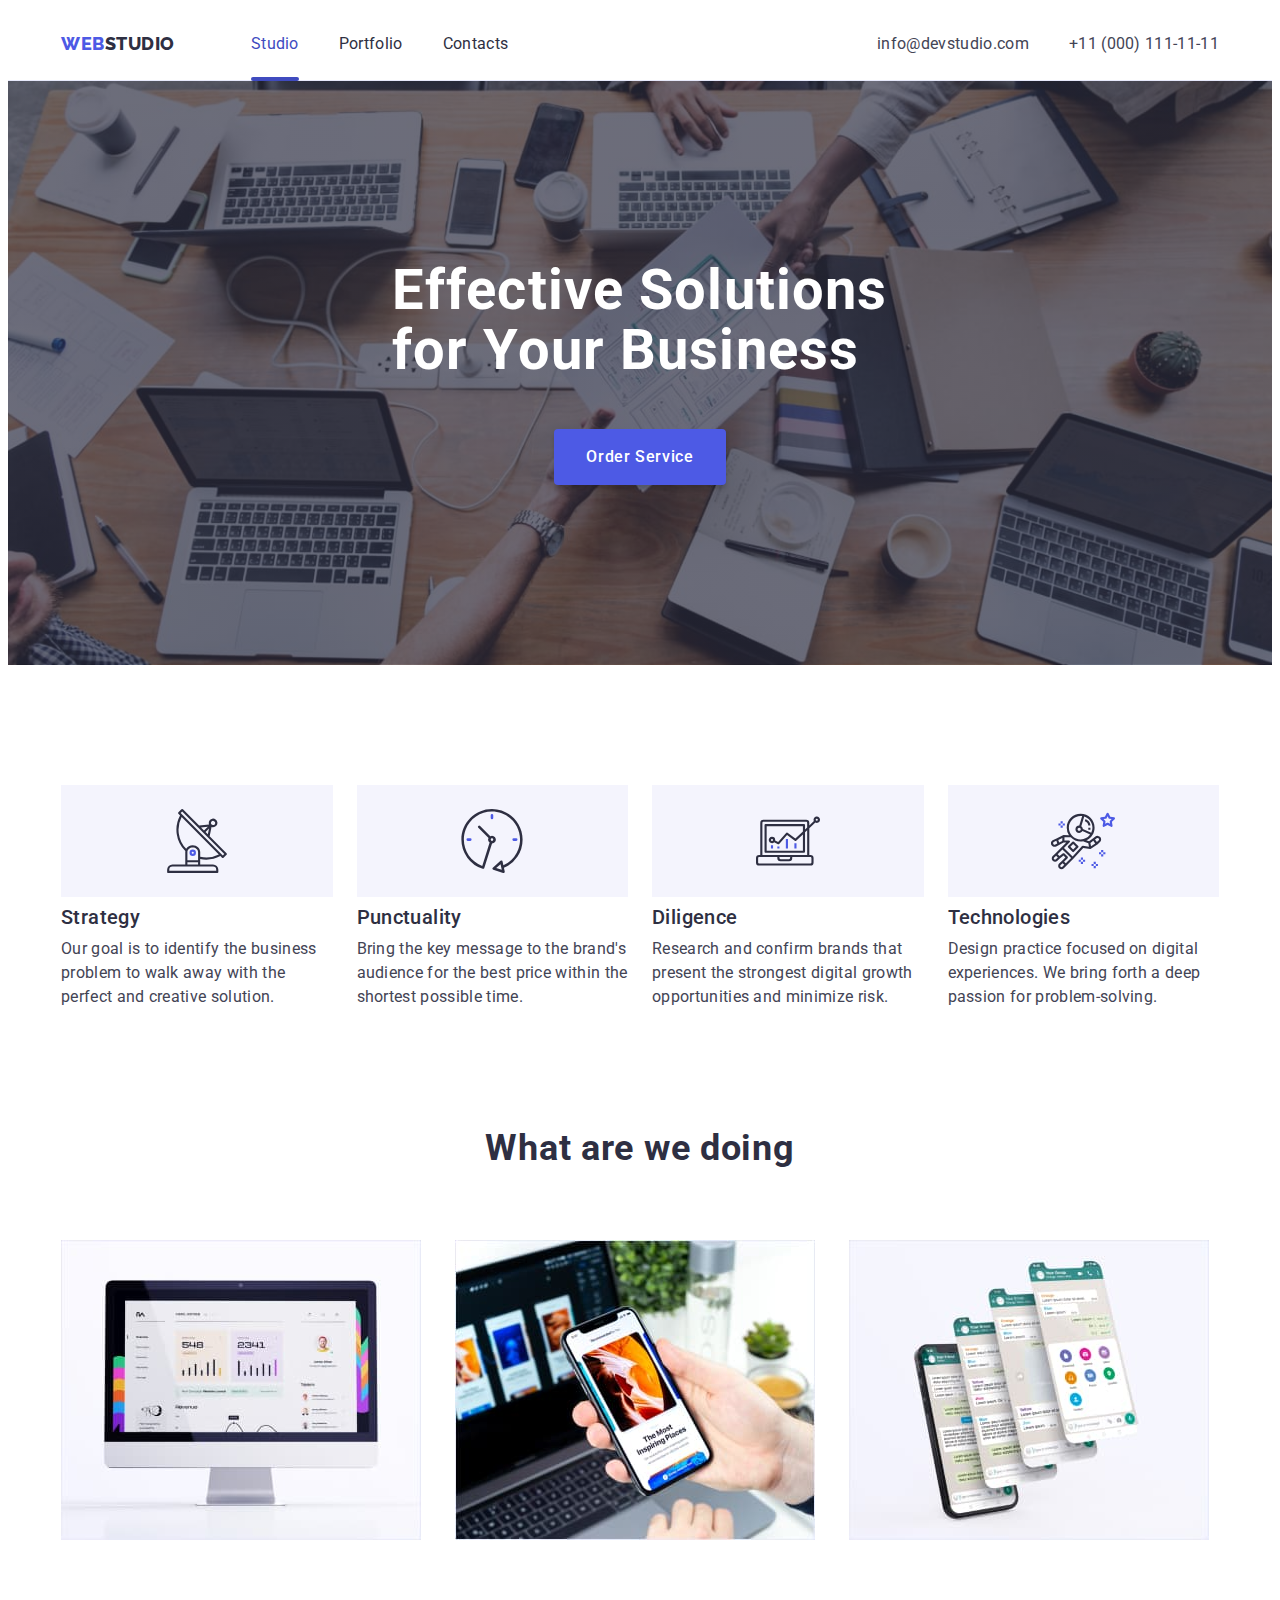
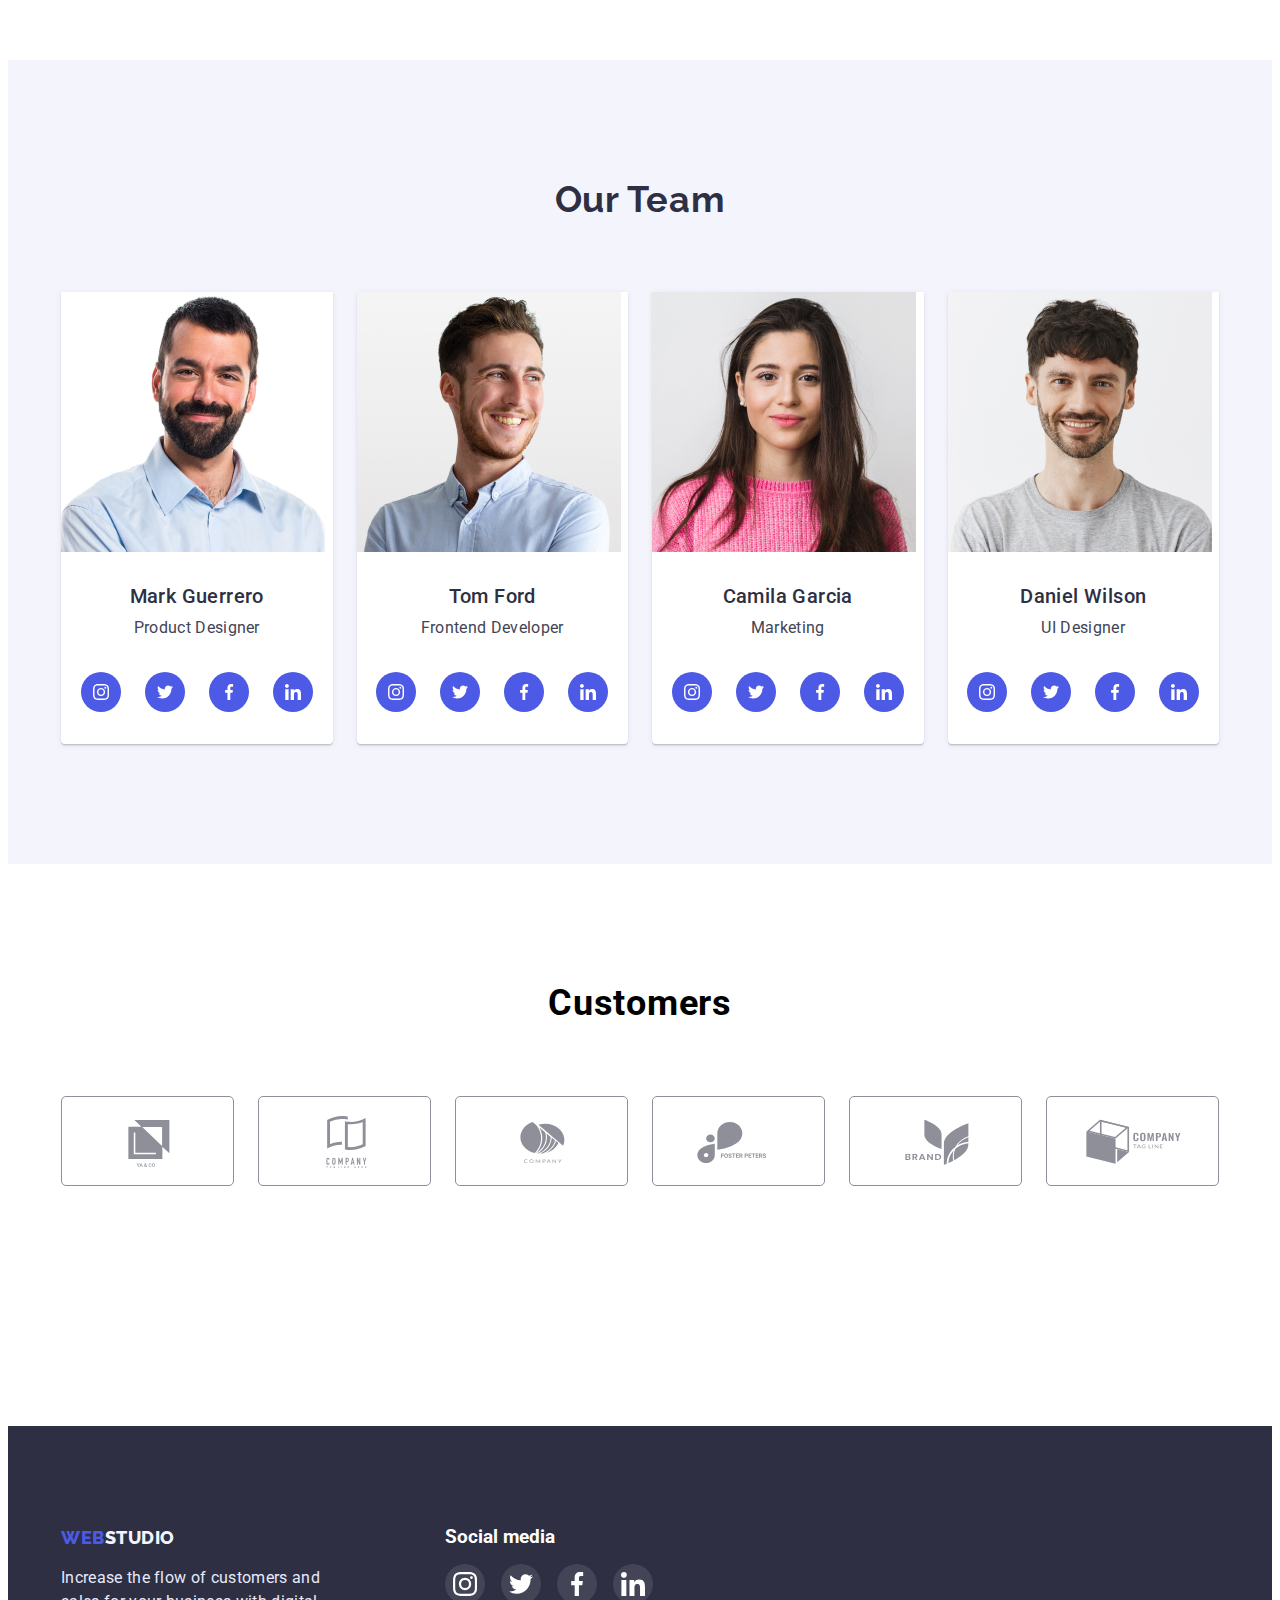
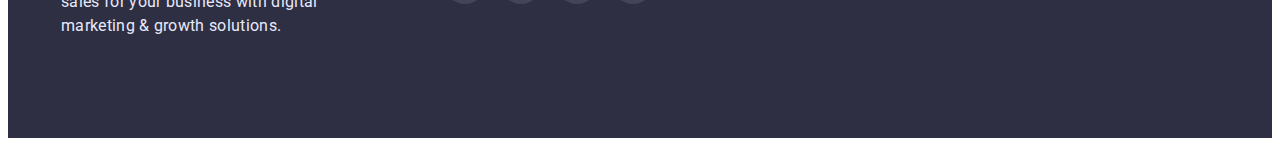
<file: index.html>
<!DOCTYPE html>
<html lang="en">
  <head>
    <meta charset="UTF-8" />
    <meta http-equiv="X-UA-Compatible" content="IE=edge" />
    <meta name="viewport" content="width=device-width, initial-scale=1.0" />
    <title>Web Studio</title>
    <link rel="stylesheet" href="https://cdnjs.cloudflare.com/ajax/libs/modern-normalize/1.1.0/modern-normalize.min.css" integrity="sha512-wpPYUAdjBVSE4KJnH1VR1HeZfpl1ub8YT/NKx4PuQ5NmX2tKuGu6U/JRp5y+Y8XG2tV+wKQpNHVUX03MfMFn9Q==" crossorigin="anonymous" referrerpolicy="no-referrer" />
    <link rel="preconnect" href="https://fonts.googleapis.com">
<link rel="preconnect" href="https://fonts.gstatic.com" crossorigin>
<link href="https://fonts.googleapis.com/css2?family=Raleway:wght@800&family=Roboto:wght@400;500;700;900&display=swap" rel="stylesheet">
<link rel="stylesheet" href="./css/style.css">
  </head>
  <body>
    <!-- header -->
    <header class="header">
      <div class="container">
        <div class="header-container">
          <nav class="header-navigation">
                <a href="./index.html" class="header-logo logo"><span class="header-small-logo">Web</span>Studio</a>
                <ul class="header-list list">
                  <li class="header-item"><a href="./index.html" class="header-link link active">Studio</a></li>
                  <li class="header-item"><a href="./portfolio.html" class="header-link link">Portfolio</a></li>
                  <li class="header-item"><a href="" class="header-link link">Contacts</a></li>
                </ul>
          </nav>
          <address>
              <ul class="header-adress list">
                <li><a href="mailto:info@devstudio.com" target="_blank" class="header-mailto list">info@devstudio.com</a></li>
                <li><a href="tel:+110001111111" class="header-tel list">+11 (000) 111-11-11</a></li>
              </ul>
          </address>
        </div>
      </div>
    </header>
    <!-- hero -->
    <main>
      <section class="hero">
        <div class="container">
          <h1 class="hero-title">
          Effective Solutions for Your Business
          </h1>
       
        <button type="button" class="hero-btn btn" data-modal-open>Order Service</button>
        </div>
      </section>
      <!-- Feature -->
      <section class="section feature">
        <div class="container">
          <h2 class="visually-hidden">Our methods</h2>
            <ul class="feature-list list">
              <li class="feature-item">
                <div class="feature-icon">
                  <svg class="feature-icon-item" width="64" height="64">
                    <use href="./images/symbol-defs.svg#icon-antenna"></use>
                  </svg>
                </div>
                <h3 class="feature-subtitle subtitle">Strategy</h3>
                <p class="feature-description description">
                  Our goal is to identify the business problem to walk away with the perfect and creative solution.
                </p>
              </li>

              <li class="feature-item">
                <div class="feature-icon">
                  <svg class="feature-icon-item" width="64" height="64">
                    <use href="./images/symbol-defs.svg#icon-clock"></use>
                  </svg>
                </div>
                <h3 class="feature-subtitle subtitle">Punctuality</h3>
                <p class="feature-description description">
              Bring the key message to the brand's audience for the best price
              within the shortest possible time.
                </p>
              </li>

              <li class="feature-item">
                <div class="feature-icon">
                  <svg class="feature-icon-item" width="64" height="64">
                    <use href="./images/symbol-defs.svg#icon-diagram"></use>
                  </svg>
                </div>
                <h3 class="feature-subtitle subtitle">Diligence</h3>
                <p class="feature-description description">
              Research and confirm brands that present the strongest digital
              growth opportunities and minimize risk.
                </p>
              </li>

              <li class="feature-item">
                <div class="feature-icon">
                  <svg class="feature-icon-item" width="64" height="64">
                    <use href="./images/symbol-defs.svg#icon-astronaut"></use>
                  </svg>
                </div>
                <h3 class="feature-subtitle subtitle">Technologies</h3>
                 <p class="feature-description description">
              Design practice focused on digital experiences. We bring forth a
              deep passion for problem-solving.
                 </p>
              </li>
            </ul>
        </div>
      </section>
      <!-- benefits -->
      <section class="section benefits">
        <div class="container">
            <h2 class="benefits-title section-title">What are we doing</h2>
                    <ul class="benefits-list list">
                        <li class="benefits-item">
                            <img src="./images/photo_1.jpg" alt="photo monitor" width="360" />
                        </li>

                        <li class="benefits-item">
                            <img src="./images/photo_2.jpg" alt="phone and laptop" width="360" />
                        </li>

                        <li class="benefits-item">
                            <img src="./images/photo_3.jpg" alt="phone screen" width="360" />
                        </li>
                    </ul>
        </div>
      </section>
      <!-- our team -->
      <section class="section team">
        <div class="container">
          <h2 class="team-title title section-title">Our Team</h2>
            <ul class="team-list list">

              <li class="team-item">
                   <img
                      src="./images/team_photo1.jpg"
                      alt="Mark Guerrero photo"
                      width="264"
                      />
                <div>
                    <h3 class="team-subtitle subtitle">Mark Guerrero</h3>
                    <p class="team-description description">Product Designer</p>
                
                    <ul class="team-social-list list">
                      <li class="team-social-item">
                          <a href="" class="team-social-link link" >
                            <svg class="team-social-icon" width="16" height="16">
                            <use href="./images/symbol-defs.svg#icon-instagram"></use>
                            </svg>
                          </a>
                      </li>

                      <li class="team-social-item">
                          <a href="" class="team-social-link link">
                            <svg class="team-social-icon" width="16" height="16">
                            <use href="./images/symbol-defs.svg#icon-twitter"></use>
                            </svg>
                          </a>
                      </li>

                      <li class="team-social-item">
                          <a href="" class="team-social-link link">
                            <svg class="team-social-icon" width="16" height="16">
                            <use href="./images/symbol-defs.svg#icon-facebook"></use>
                            </svg>
                          </a>
                      </li>

                      <li class="team-social-item">
                          <a href="" class="team-social-link link">
                            <svg class="team-social-icon" width="16" height="16">
                            <use href="./images/symbol-defs.svg#icon-linkedin"></use>
                            </svg>
                          </a>
                      </li>
                    </ul>
                </div>
              </li>

              <li class="team-item">
                
                <img
                  src="./images/team_photo2.jpg"
                  alt="Tom Ford photo"
                  width="264"
                />
                <div>
                <h3 class="team-subtitle subtitle">Tom Ford</h3>
                <p class="team-description description">Frontend Developer</p>
                <ul class="team-social-list list">
                <li class="team-social-item">
                  <a href="" class="team-social-link link">
                     <svg class="team-social-icon" width="16" height="16">
                      <use href="./images/symbol-defs.svg#icon-instagram"></use>
                     </svg>
                  </a>
                </li>

                <li class="team-social-item">
                  <a href="" class="team-social-link link">
                    <svg class="team-social-icon" width="16" height="16">
                      <use href="./images/symbol-defs.svg#icon-twitter"></use>
                    </svg>
                  </a>
                </li>

                <li class="team-social-item">
                  <a href="" class="team-social-link link">
                    <svg class="team-social-icon" width="16" height="16">
                      <use href="./images/symbol-defs.svg#icon-facebook"></use>
                    </svg>
                  </a>
                </li>

                <li class="team-social-item">
                  <a href="" class="team-social-link link">
                    <svg class="team-social-icon" width="16" height="16">
                      <use href="./images/symbol-defs.svg#icon-linkedin"></use>
                    </svg>
                  </a>
                </li>

                </ul>
                </div>
              </li>

              <li class="team-item">
                
                <img
                  src="./images/team_photo3.jpg"
                  alt="Camila Garcia photo"
                  width="264"
                />
                <div>
                <h3 class="team-subtitle subtitle">Camila Garcia</h3>
                <p class="team-description description">Marketing</p>
                <ul class="team-social-list list">

                <li class="team-social-item">
                  <a href="" class="team-social-link link">
                     <svg class="team-social-icon" width="16" height="16">
                      <use href="./images/symbol-defs.svg#icon-instagram"></use>
                     </svg>
                  </a>
                </li>

                <li class="team-social-item">
                  <a href="" class="team-social-link link">
                    <svg class="team-social-icon" width="16" height="16">
                      <use href="./images/symbol-defs.svg#icon-twitter"></use>
                    </svg>
                  </a>
                </li>

                <li class="team-social-item">
                  <a href="" class="team-social-link link">
                    <svg class="team-social-icon" width="16" height="16">
                      <use href="./images/symbol-defs.svg#icon-facebook"></use>
                    </svg>
                  </a>
                </li>

                <li class="team-social-item">
                  <a href="" class="team-social-link link">
                    <svg class="team-social-icon" width="16" height="16">
                      <use href="./images/symbol-defs.svg#icon-linkedin"></use>
                    </svg>
                  </a>
                </li>

                </ul>
                </div>
              </li>

              <li class="team-item">
                
                <img
                  src="./images/team_photo4.jpg"
                  alt="Daniel Wilson photo"
                  width="264"
                />
                <div>
                <h3 class="team-subtitle subtitle">Daniel Wilson</h3>
                <p class="team-description description">UI Designer</p>
                <ul class="team-social-list list">

                <li class="team-social-item">
                  <a href="" class="team-social-link link">
                     <svg class="team-social-icon" width="16" height="16">
                      <use href="./images/symbol-defs.svg#icon-instagram"></use>
                     </svg>
                  </a>
                </li>

                <li class="team-social-item">
                  <a href="" class="team-social-link link">
                    <svg class="team-social-icon" width="16" height="16">
                      <use href="./images/symbol-defs.svg#icon-twitter"></use>
                    </svg>
                  </a>
                </li>

                <li class="team-social-item">
                  <a href="" class="team-social-link link">
                    <svg class="team-social-icon" width="16" height="16">
                      <use href="./images/symbol-defs.svg#icon-facebook"></use>
                    </svg>
                  </a>
                </li>

                <li class="team-social-item">
                  <a href="" class="team-social-link link">
                    <svg class="team-social-icon" width="16" height="16">
                      <use href="./images/symbol-defs.svg#icon-linkedin"></use>
                    </svg>
                  </a>
                </li>

                </ul>
                </div>
              </li>

            </ul>
        </div>
      </section>
<!-------Customers------->
  <section class="section">
      <div class="container customers">
        <h2 class="customers-title section-title">Customers</h2>
        <ul class="customers-list list">
          <li class="customers-item">
            <a href="" class="customers-link link">
             <svg class="customers-icon icon" width="104" height="56">
            <use href="./images/symbol-defs.svg#icon-logo-1"></use>
          </svg>
          </a>
        </li>
          <li class="customers-item">
            <a href="" class="customers-link link">
             <svg class="customers-icon icon" width="104" height="56">
            <use href="./images/symbol-defs.svg#icon-logo-2"></use>
          </svg>
          </a>
        </li>
          <li class="customers-item">
            <a href="" class="customers-link link">
             <svg class="customers-icon icon" width="104" height="56">
            <use href="./images/symbol-defs.svg#icon-logo-3"></use>
          </svg>
          </a>
        </li>
          <li class="customers-item">
            <a href="" class="customers-link link">
             <svg class="customers-icon icon" width="104" height="56">
            <use href="./images/symbol-defs.svg#icon-logo-4"></use>
          </svg>
          </a>
        </li>
          <li class="customers-item">
            <a href="" class="customers-link link">
             <svg class="customers-icon icon" width="104" height="56">
            <use href="./images/symbol-defs.svg#icon-logo-5"></use>
          </svg>
          </a>
        </li>
          <li class="customers-item">
            <a href="" class="customers-link link">
             <svg class="customers-icon icon" width="104" height="56">
            <use href="./images/symbol-defs.svg#icon-logo-6"></use>
          </svg>
          </a>
        </li>
        </ul>
      </div>
  </section>
    </main>
    <!-- footer -->
    <footer class="footer">
        <div class="container footer-box">
          <div class="container footer-item-logo">
                 <a href="./index.html" class="footer-logo logo"><span class="footer-small-logo">Web</span>Studio</a>
                 <p class="footer-description description">
                  Increase the flow of customers and sales for your business with digital marketing & growth solutions.
                 </p>
          </div>
        
          <div class="container social-media">
             <h3 class="social-media-subtitle">Social media</h3>
            <ul class="social-media-list list">
              <li class="social-media-item">
               <a href="" class="social-media-link link">
                     <svg class="social-media-icon" width="24" height="24">
                      <use href="./images/symbol-defs.svg#icon-instagram"></use>
                     </svg>
                  </a>
                </li>
              <li class="social-media-item">
              <a href="" class="social-media-link link">
                     <svg class="social-media-icon" width="24" height="24">
                      <use href="./images/symbol-defs.svg#icon-twitter"></use>
                     </svg>
                  </a>
                </li>
              <li class="social-media-item">
              <a href="" class="social-media-link link">
                     <svg class="social-media-icon" width="24" height="24">
                      <use href="./images/symbol-defs.svg#icon-facebook"></use>
                     </svg>
                  </a>
                </li>
              <li class="social-media-item">
              <a href="" class="social-media-link link">
                     <svg class="social-media-icon" width="24" height="24">
                      <use href="./images/symbol-defs.svg#icon-linkedin"></use>
                     </svg>
                  </a>
                </li>
            </ul>
          </div>
        </div>
    </footer>

    <div class="backdrop is-hidden" data-modal>
      <div class="modal">
        <button type="button" class="modal-close-btn btn" data-modal-close>
          <svg class="modal-btn-close-icon" width="8" height="8">
            <use href="./images/symbol-defs.svg#icon-close-modal"></use>
          </svg>
        </button>
      </div>
    </div>
    <script src="./js/modal.js"></script>
  </body>
</html>
</file>
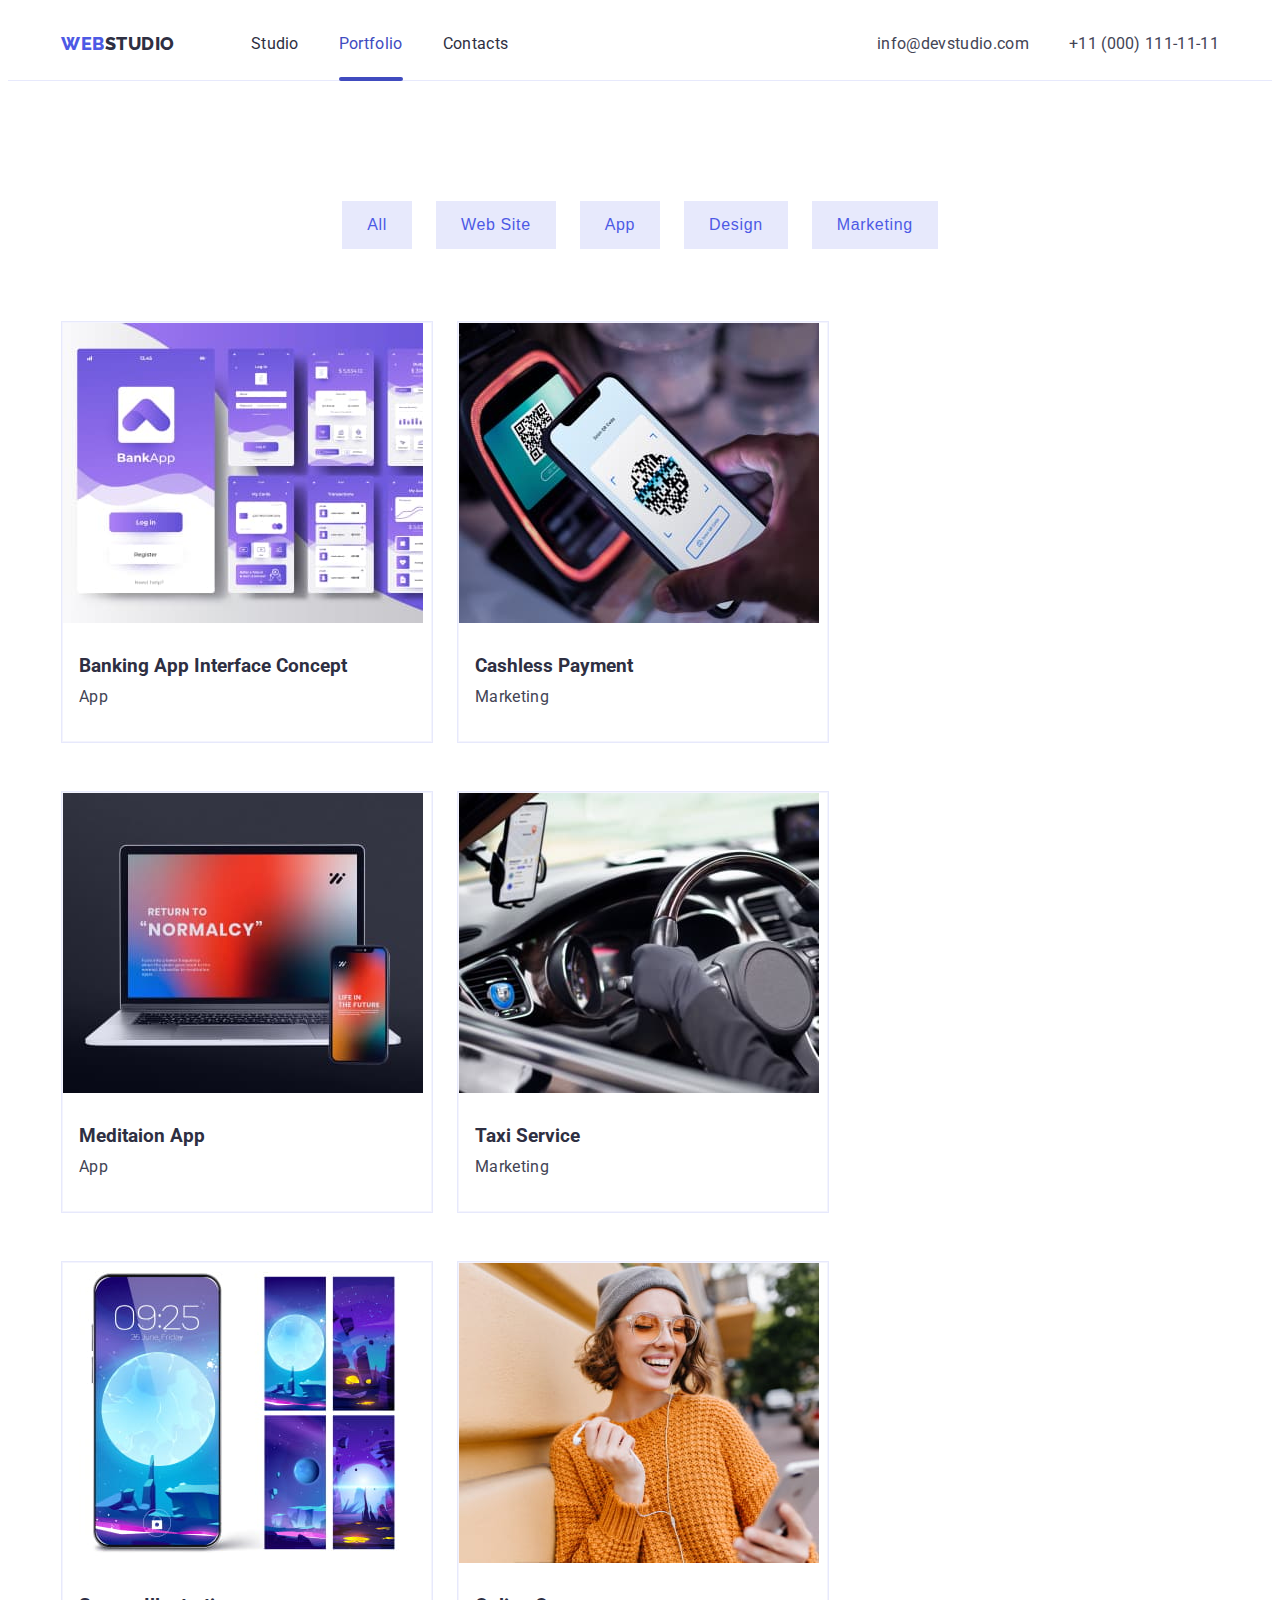
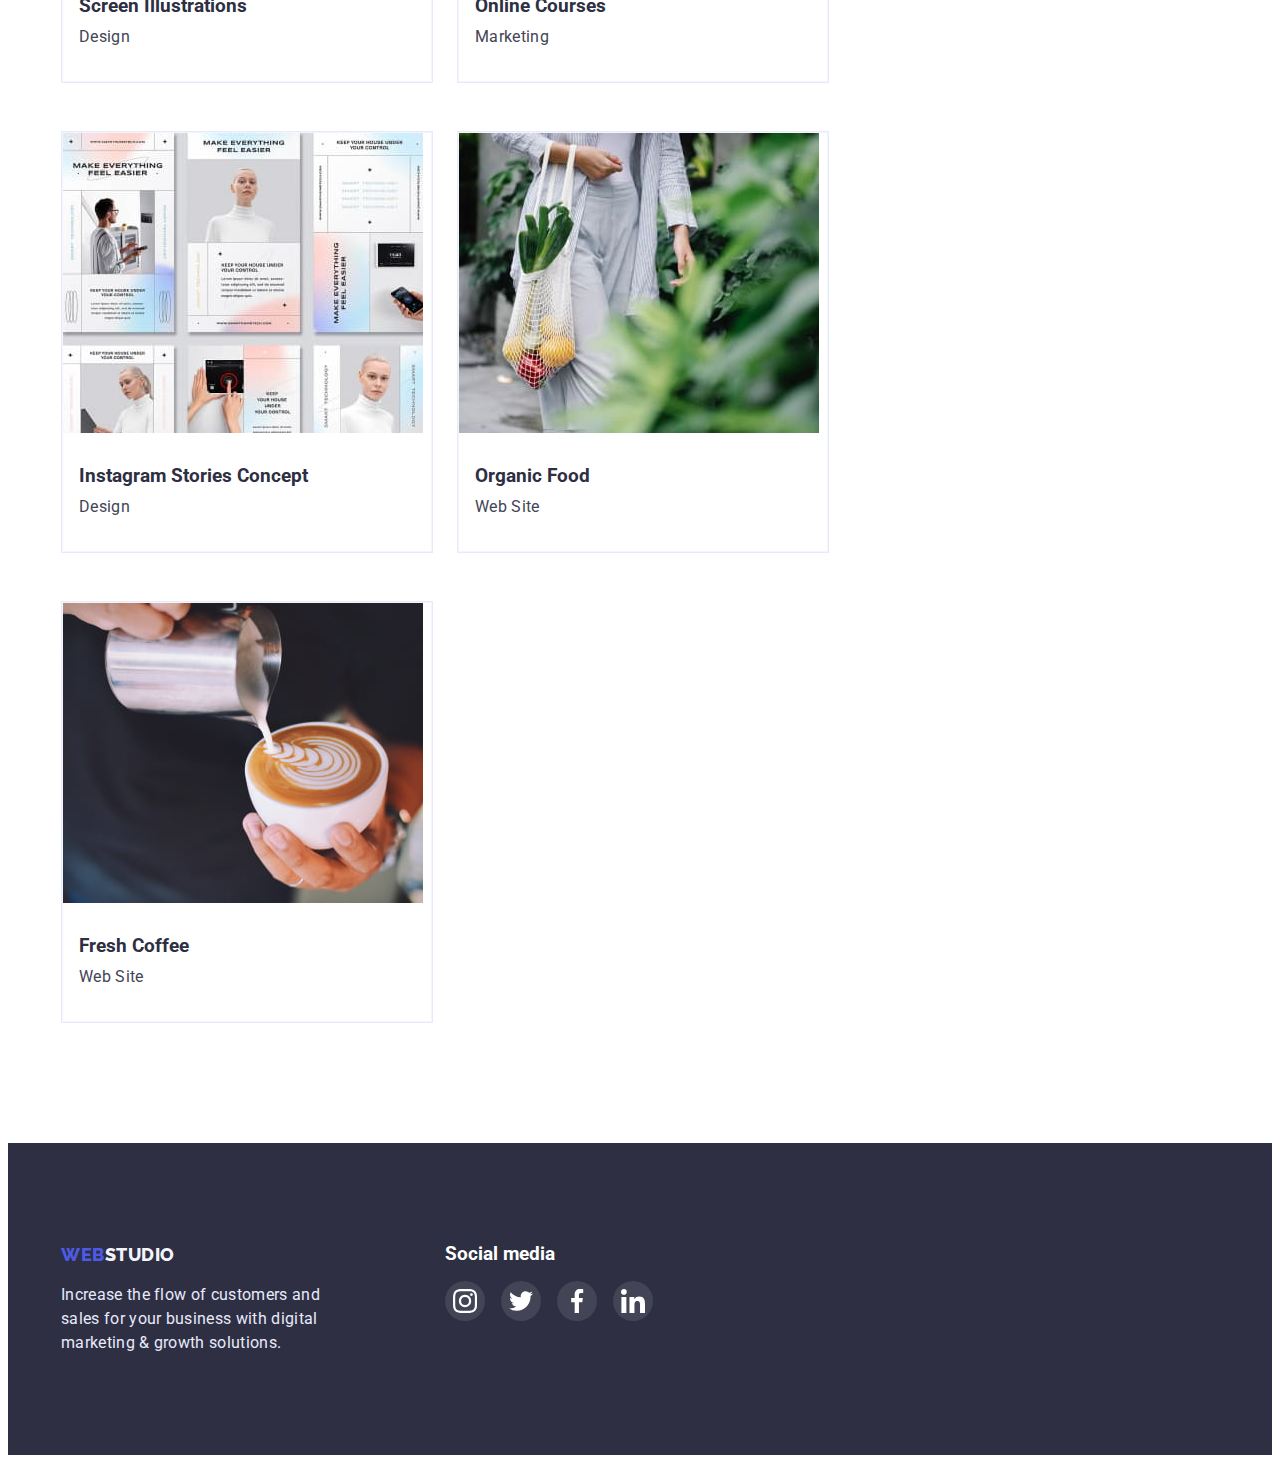
<file: portfolio.html>
<!DOCTYPE html>
<html lang="en">
<head>
    <meta charset="UTF-8">
    <meta http-equiv="X-UA-Compatible" content="IE=edge">
    <meta name="viewport" content="width=device-width, initial-scale=1.0">
    <title>Web Studio</title>
    <link rel="stylesheet" href="https://cdnjs.cloudflare.com/ajax/libs/modern-normalize/1.1.0/modern-normalize.min.css" integrity="sha512-wpPYUAdjBVSE4KJnH1VR1HeZfpl1ub8YT/NKx4PuQ5NmX2tKuGu6U/JRp5y+Y8XG2tV+wKQpNHVUX03MfMFn9Q==" crossorigin="anonymous" referrerpolicy="no-referrer" />
    <link rel="preconnect" href="https://fonts.googleapis.com">
<link rel="preconnect" href="https://fonts.gstatic.com" crossorigin>
<link href="https://fonts.googleapis.com/css2?family=Raleway:wght@800&family=Roboto:wght@400;500;700;900&display=swap" rel="stylesheet">
<link rel="stylesheet" href="./css/style.css">
</head>
<body>
    <!-- header -->
    
    <header class="header">
          <div class="container">
            <div class="header-container">
                <nav class="header-navigation">
                  <a href="./index.html" class="header-logo logo"><span class="header-small-logo">Web</span>Studio</a>
                <ul class="header-list list">
                  <li class="header-item"><a href="./index.html" class="header-link link">Studio</a></li>
                  <li class="header-item"><a href="./portfolio.html" class="header-link link active">Portfolio</a></li>
                  <li class="header-item"><a href="" class="header-link link">Contacts</a></li>
                </ul>
                </nav>
                  <address>
                      <ul class="header-adress list">
                          <li><a href="mailto:info@devstudio.com" target="_blank" class="header-mailto list">info@devstudio.com</a></li>
                          <li><a href="tel:+110001111111" class="header-tel list">+11 (000) 111-11-11</a></li>
                      </ul>
                  </address>
            </div>
          </div>
    </header>
    <!-- main -->
    <main>
        <section class="section">
          <div class="container">
                  <!-- project cards -->
              <h1 class="visually-hidden">Project cards</h1>
            <ul class="projects-list list">

                <li class="projects-item"> <button type="button" class="projects-btn btn">All</button></li>

                <li class="projects-item"> <button type="button" class="projects-btn btn">Web Site</button></li>

                <li class="projects-item"> <button type="button" class="projects-btn btn">App</button></li>

                <li class="projects-item"> <button type="button" class="projects-btn btn">Design</button></li>

                <li class="projects-item"> <button type="button" class="projects-btn btn">Marketing</button></li>

            </ul>
            
                <!-- portfolio -->
                  <ul class="portfolio-list list">

                 
                    <li class="portfolio-item">
                        <a href="" class="portfolio-card-link link">
                          <div class="portfolio-img-wrapper">
                            <img src="./images/banking_app.jpg" alt="Banking App Interface Concept" width="360">
                              <p class="portfolio-card-overlay">14 Stylish and User-Friendly App Design Concepts · Task Manager App · Calorie Tracker App · Exotic Fruit Ecommerce App · Cloud Storage App 
                              </p>
                          </div>
                              <div class="portfolio-card">
                                <h3 class="porfolio-subtitle">Banking App Interface Concept</h3>
                                <p class="portfolio-description description">App</p>
                              </div>
                        </a> 
                    </li>
                  

                    <li class="portfolio-item">
                        <a href="" class="portfolio-card-link link">
                          <div class="portfolio-img-wrapper">
                            <img src="./images/payment.jpg" alt="Cashless Payment" width="360">
                              <p class="portfolio-card-overlay">14 Stylish and User-Friendly App Design Concepts · Task Manager App · Calorie Tracker App · Exotic Fruit Ecommerce App · Cloud Storage App 
                              </p>
                          </div>
                              <div class="portfolio-card">
                                <h3 class="porfolio-subtitle">Cashless Payment</h3>
                                <p class="portfolio-description description">Marketing</p>
                              </div>
                        </a>
                    </li>

                    <li class="portfolio-item">
                      <a href="" class="portfolio-card-link link">
                        <div class="portfolio-img-wrapper">
                          <img src="./images/meditaion_app.jpg" alt="Meditaion App" width="360">
                            <p class="portfolio-card-overlay">14 Stylish and User-Friendly App Design Concepts · Task Manager App · Calorie Tracker App · Exotic Fruit Ecommerce App · Cloud Storage App 
                            </p>
                        </div>
                          <div class="portfolio-card">
                            <h3 class="porfolio-subtitle">Meditaion App</h3>
                            <p class="portfolio-description description">App</p>
                          </div>
                      </a>
                    </li>

                    <li class="portfolio-item">
                      <a href="" class="portfolio-card-link link">
                        <div class="portfolio-img-wrapper">
                          <img src="./images/taxi_service.jpg" alt="Taxi Service" width="360">
                            <p class="portfolio-card-overlay">14 Stylish and User-Friendly App Design Concepts · Task Manager App · Calorie Tracker App · Exotic Fruit Ecommerce App · Cloud Storage App 
                            </p>
                        </div>
                          <div class="portfolio-card">
                            <h3 class="porfolio-subtitle">Taxi Service</h3>
                            <p class="portfolio-description description">Marketing</p>
                          </div>
                      </a>
                    </li>

                    <li class="portfolio-item">
                      <a href="" class="portfolio-card-link link">
                        <div class="portfolio-img-wrapper">
                          <img src="./images/screen_illustrations.jpg" alt="Screen Illustrations" width="360">
                            <p class="portfolio-card-overlay">14 Stylish and User-Friendly App Design Concepts · Task Manager App · Calorie Tracker App · Exotic Fruit Ecommerce App · Cloud Storage App 
                            </p>
                        </div>
                          <div class="portfolio-card">
                            <h3 class="porfolio-subtitle">Screen Illustrations</h3>
                            <p class="portfolio-description description">Design</p>
                          </div>
                      </a>
                    </li>

                    <li class="portfolio-item">
                      <a href="" class="portfolio-card-link link">
                        <div class="portfolio-img-wrapper">
                          <img src="./images/online_courses.jpg" alt="Online Courses" width="360">
                            <p class="portfolio-card-overlay">14 Stylish and User-Friendly App Design Concepts · Task Manager App · Calorie Tracker App · Exotic Fruit Ecommerce App · Cloud Storage App 
                            </p>
                        </div>
                          <div class="portfolio-card">
                            <h3 class="porfolio-subtitle">Online Courses</h3>
                            <p class="portfolio-description description">Marketing</p>
                          </div>
                      </a>
                    </li>

                    <li class="portfolio-item">
                      <a href="" class="portfolio-card-link link">
                        <div class="portfolio-img-wrapper">
                          <img src="./images/instagram_concept.jpg" alt="Instagram Stories Concept" width="360">
                            <p class="portfolio-card-overlay">14 Stylish and User-Friendly App Design Concepts · Task Manager App · Calorie Tracker App · Exotic Fruit Ecommerce App · Cloud Storage App 
                            </p>
                        </div>
                          <div class="portfolio-card">
                            <h3 class="porfolio-subtitle">Instagram Stories Concept</h3>
                            <p class="portfolio-description description">Design</p>
                          </div>
                      </a>
                    </li>

                    <li class="portfolio-item">
                      <a href="" class="portfolio-card-link link">
                        <div class="portfolio-img-wrapper">
                          <img src="./images/organik_food.jpg" alt="Organic Food" width="360">
                            <p class="portfolio-card-overlay">14 Stylish and User-Friendly App Design Concepts · Task Manager App · Calorie Tracker App · Exotic Fruit Ecommerce App · Cloud Storage App 
                            </p>
                        </div>
                          <div class="portfolio-card">
                            <h3 class="porfolio-subtitle">Organic Food</h3>
                            <p class="portfolio-description description">Web Site</p>
                          </div>
                      </a>
                    </li>

                    <li class="portfolio-item">
                      <a href="" class="portfolio-card-link link">
                        <div class="portfolio-img-wrapper">
                          <img src="./images/fresh_coffee.jpg" alt="Fresh Coffee" width="360">
                            <p class="portfolio-card-overlay">14 Stylish and User-Friendly App Design Concepts · Task Manager App · Calorie Tracker App · Exotic Fruit Ecommerce App · Cloud Storage App 
                            </p>
                        </div>
                          <div class="portfolio-card">
                            <h3 class="porfolio-subtitle">Fresh Coffee</h3>
                            <p class="portfolio-description description">Web Site</p>
                          </div>
                      </a>
                    </li>

                  </ul>
          </div>        
        </section>
    </main> 
    
    <!-- footer -->
    <footer class="footer">
        <div class="container footer-box">
          <div class="container footer-item-logo">
                 <a href="./index.html" class="footer-logo logo"><span class="footer-small-logo">Web</span>Studio</a>
                 <p class="footer-description description">
                  Increase the flow of customers and sales for your business with digital marketing & growth solutions.
                 </p>
          </div>
        
          <div class="container social-media">
             <h3 class="social-media-subtitle">Social media</h3>
            <ul class="social-media-list list">
              <li class="social-media-item">
               <a href="" class="social-media-link link">
                     <svg class="social-media-icon" width="24" height="24">
                      <use href="./images/symbol-defs.svg#icon-instagram"></use>
                     </svg>
                  </a>
                </li>
              <li class="social-media-item">
              <a href="" class="social-media-link link">
                     <svg class="social-media-icon" width="24" height="24">
                      <use href="./images/symbol-defs.svg#icon-twitter"></use>
                     </svg>
                  </a>
                </li>
              <li class="social-media-item">
              <a href="" class="social-media-link link">
                     <svg class="social-media-icon" width="24" height="24">
                      <use href="./images/symbol-defs.svg#icon-facebook"></use>
                     </svg>
                  </a>
                </li>
              <li class="social-media-item">
              <a href="" class="social-media-link link">
                     <svg class="social-media-icon" width="24" height="24">
                      <use href="./images/symbol-defs.svg#icon-linkedin"></use>
                     </svg>
                  </a>
                </li>
            </ul>
          </div>
        </div>
    </footer>
  </body>
</html>
</file>
<file: css/style.css>
:root {
    --main-title-color: #FFFFFF;
    --accent-color: #2E2F42;
    --adress-color: #434455;
    --description-color: #434455;
    --background-color: #2E2F42;
    --background-secondary-color: #FFFFFF; 
    --background-team-color: #F4F4FD;
    --background-button-color: #4D5AE5;
    --secondary-button-color: #E7E9FC;
    --border-color: #E7E9FC;
    --logo-color: #4D5AE5;
    --color-button: #FFFFFF;
    --link-color: #2E2F42;
    --hover-color: #404BBF;
    --active-link-color: #404BBF;
    --footer-description-color: #E7E9FC;
    --footer-logo-color: #F4F4FD;
    --social-icon-color: #F4F4FD;
    --background-social-link-color: rgba(255, 255, 255, 0.1);
    --background-secondary-social-color: #404BBF;
    --background-hover-link-color: #31D0AA;
    --social-media-color: #FFFFFF;
    --border-btn-color: #E7E9FC;
    --border-secondary-color: #F4F4FD;
    --customers-item-color: #404BBF;
    --customers-icon-color: #8E8F99;
    --background-feature-color: #F4F4FD;
    --background-backdrop-color: rgba(46, 47, 66, 0.4);
    --background-modal-color: #FCFCFC;
    --secondary-font: 'Raleway', sans-serif;
    --padding-top: 120px;
    --transition-duration: 250ms;
    --transition-function: cubic-bezier(0.4, 0, 0.2, 1);
}

h1,
h2,
h3,
h4,
h5,
h6,
p {
    margin: 0;
}

ul {
    margin: 0;
    padding: 0;
}

body{
    font-family: 'roboto', sans-serif;
    }

    .container {
        /* outline: 1px solid red; */
        max-width: 1158px;
        margin: 0 auto;
        padding-left: 15px;
        padding-right: 15px;
    }
   

.list{
    list-style: none;
    
    }

a{
  text-decoration: none;
    }

.title{
font-family: var(--secondary-font);
font-weight: 700;
font-size: 36px;    
line-height: 1.1;
letter-spacing: 0.02em;
    }

.subtitle{
    font-size: 20px;
    line-height: 1.2;
    font-weight: 500;
    letter-spacing: 0.02em;
}
.description{
font-size: 16px;
line-height: 1.5;
letter-spacing: 0.02em;
}

.logo{
    font-family: 'Raleway';
    font-size: 18px;
    line-height: 1.33;
    font-weight: 800;
    letter-spacing: 0.03em;
    text-transform: uppercase;
}
.btn{
    font-size: 16px;
    font-weight: 500;
    line-height: 1.5;
    letter-spacing: 0.04em;
    cursor: pointer; 
}

.section {
    padding: var(--padding-top) 0;
}

.section-title {
font-weight: 700;
font-size: 36px;
line-height: 1.1;
text-align: center;
letter-spacing: 0.02em;
}

.portfolio-card {
    padding: 32px 16px;
}

.visually-hidden {
  position: absolute;
  width: 1px;
  height: 1px;
  margin: -1px;
  border: 0;
  padding: 0;
  
  white-space: nowrap;
  clip-path: inset(100%);
  clip: rect(0 0 0 0);
  overflow: hidden;
}
.list {
 color: var(--adress-color);
}

img{
    display: block;
    max-width: 100%;
    height: auto;
}



/* -----------header----------- */
.header {
    background-color: var(--background-secondary-color);
    border-bottom: 1px solid var(--border-color);
}

.header-container{
    display: flex;
    align-items: center;
    justify-content: space-between;
            
}

.header-navigation {
    display: flex;
     
}

.header-logo {

    color: var(--accent-color);
    margin-right: 76px;
    padding-top: 24px;
    padding-bottom: 24px;
}
.header-small-logo{
    color: var(--logo-color);
}
.header-list {
  font-size: 16px;
  line-height: 1.5;
  letter-spacing: 0.02em;
  color: var(--accent-color);
  display: flex;
  gap: 40px;
  }

.header-item {
    background: var(--background-secondary-color);
    display: flex;
    gap: 40px;
}

.header-link{
font-size: 16px;
line-height: 1.5;
letter-spacing: 0.02em;
color: var(--link-color);
position: relative;
transition: color var(--transition-duration) var(--transition-function);
padding-top: 24px;
padding-bottom: 24px;
}

.header-link.active {
    color: var(--active-link-color);

 }

.header-link:hover,
.header-link:focus {

    color: var(--hover-color); 
}
.header-link.active::after {
    content: '';
    width: 100%;
    height: 4px;
    background-color: var(--hover-color);
    border-radius: 2px;
    position: absolute;
    left: 0;
    bottom: -1px;

}

.header-adress {

font-style: normal;
font-size: 16px;
line-height: 1.5;
letter-spacing: 0.02em;
color: var(--description-color);
display: flex;
gap: 40px;

}

.header-mailto{ 
    gap: 40px; 
    transition: color var(--transition-duration) var(--transition-function);
}

.header-tel {
    transition: color var(--transition-duration) var(--transition-function);
}

.header-mailto:hover,
.header-mailto:focus{

color: var(--hover-color);

}

.header-tel:hover,
.header-tel:focus{
color: var(--hover-color);
}



/* -----------hero----------- */

.hero {
    background-color: var(--background-color);
    max-width: 1440px;
    margin-left: auto;
    margin-right: auto;
    padding: 180px 0;
    background-image: linear-gradient(rgba(46, 47, 66, 0.7),
    rgba(46, 47, 66, 0.7) ), 
     url(../images/hero-people-office.jpg);
    background-repeat: no-repeat;
    background-position: center;
    background-size: cover;
 
}

.hero-title {   
font-size: 56px;
line-height: 1.07;
letter-spacing: 0.02em;
color: var(--main-title-color);
width: 496px;
margin-left: auto;
margin-right: auto;
margin-bottom: 48px;
}

.hero-btn {
 font-family: inherit;
 color: var(--color-button);
background-color: var(--background-button-color);
border-radius: 4px;
padding: 16px 32px;
box-shadow: 0px 4px 4px rgba(0, 0, 0, 0.15);
display: block;
margin: 0 auto;
text-align: center;
border: none;
transition: color var(--transition-duration) var(--transition-function), backaground-color var(--transition-duration) var(--transition-function);
}

.btn:hover,
.btn:focus{
    background-color: var(--hover-color);
    }


/* -----------feature----------- */
.feature {
    padding-bottom: 0;
}

.feature-list {
    display: flex;
    gap: 24px;
    flex-wrap: wrap;
}

.feature-item {
    flex-basis: calc((100% - 72px) / 4);
    
}

.feature-icon {
    /* width: 264px; */
    height: 112px;
    display: flex;
    align-items: center; 
    justify-content: center; 
    background-color: var(--background-feature-color);
    margin-bottom: 8px;
}
.feature-icon-item {
    fill: var(--accent-color);
}


.feature-subtitle {
    font-weight: 500;
    font-size: 20px;
    line-height: 24px;
    color: var(--accent-color);
    margin-bottom: 8px;
}

.feature-description {
color: var(--description-color);
}

/* -----------benefits----------- */
.benefits {

}

.benefits-title {
color: var(--accent-color);
text-align: center;
margin-bottom: 72px;
}

.benefits-list {
     display: flex;
     flex-wrap: wrap;
     gap: 24px;
}

.benefits-item {
     
    flex-basis: calc((100% - 48px) / 3);
}

 /* -----------team----------- */
.team {
    background-color: var(--background-team-color);
}

.team-title {

color: var(--accent-color);

margin-bottom: 72px;
}
.team-list {
    display: flex;
    gap: 24px;
    flex-wrap: wrap;
}

.team-item {
    background: var(--background-secondary-color);
    box-shadow: 0px 1px 6px rgba(46, 47, 66, 0.08), 0px 1px 1px rgba(46, 47, 66, 0.16), 0px 2px 1px rgba(46, 47, 66, 0.08);
    border-radius: 0px 0px 4px 4px;
    flex-basis: calc((100% - 72px) / 4);
    min-width: 250px;
    
}


.team-social-list {
    display: flex;
    justify-content: center;
    gap: 24px;
    padding-bottom: 32px;
}

.team-social-item {
    width: 40px;
    height: 40px;
}


.team-item:hover,
.team-item:focus{
}

.team-social-link {
    display: flex;
    justify-content: center;
    align-items: center;
    width: 100%;
    height: 100%;
    border-radius: 50%;
    background-color: var(--background-button-color);
}

.team-social-link:hover,
.team-social-link:focus{
    background-color: var(--background-secondary-social-color);
}


.team-social-icon {
    fill: var(--social-media-color);
}


.team-subtitle {
    color: var(--accent-color);
    margin-bottom: 8px;
    margin-top: 32px;
    text-align: center;
}

.team-description {
    color: var(--description-color); 
    text-align: center;
    padding-bottom: 32px;
}

.customers-icon {
    fill: var(--customers-icon-color);
}

/* -----------customers----------- */
.customers {
}

.customers-title {
    margin-bottom: 72px;
}

.customers-list {
    display: flex;
    justify-content: center;
    gap: 24px;
    padding-bottom: 120px;
}

.customer-list:hover,
.customer-list:focus{
   color: var(--customers-item-color);
   border-color: var(--customers-item-color);  
}

.customers-item {
   flex-basis: calc((100% - 120px) /6);
}

.customers-item:hover,
.customer-item:focus{
   color: var(--customers-item-color);
   border-color: var(--customers-item-color); 
}


.customers-link {
 border: 1px solid var(--customers-icon-color);
    border-radius: 5px;
    display: flex;
    justify-content: center;
    align-items: center;
    height: 88px;
    color: var(--customers-icon-color);
}

.customers-item:hover .customers-link,
.customer-item:focus .customers-link{
   color: var(--customers-item-color);
   border-color: var(--customers-item-color); 
}


.customers-icon {
    fill: currentColor;
    
}

.customers-link:hover .customers-icon,
.customers-link:focus .customers-icon{
    color: var(--customers-item-color);
    border-color: var(--customers-item-color);
}


/* -----------footer----------- */

.footer {
    min-height: 310px;
    background-color: var(--background-color);
}

.footer-box{
    display: flex;

}

.footer-item-logo{
    margin: 0;
   padding: 100px 0; 
}

.footer-logo {
    color: var(--footer-logo-color);
}

.footer-small-logo {
    color: var(--logo-color);
}

.footer-description{
    color: var(--footer-description-color);
    margin-top: 16px;
    width: 264px;
    display: flex;
    align-items: center;
}

.social-media {
    margin: 0;
    padding-top: 100px;
    padding-left: 120px;
}
.social-media-subtitle {
    padding-bottom: 16px;
    color: var(--social-media-color);

}

.social-media-list {
    display: flex;
    gap: 16px;
}

.social-media-item {
    width: 40px;
    height: 40px;
}

.social-media-link {
    display: flex;
    justify-content: center;
    align-items: center;
    width: 100%;
    height: 100%;
    border-radius: 50%;
    background-color: var(--background-social-link-color);
}

.social-media-link:hover,
.social-media-link:focus {
    background-color: var(--background-hover-link-color);
}

.social-media-icon {
    fill: var(--social-media-color);
}

/* -----------modal window----------- */
.backdrop {
    position: fixed;
    top:0;
    left: 0;
    width: 100%;
    height: 100%;
    background-color: var(--background-backdrop-color);
    transition: opacity var(--transition-duration) var(--transition-function), visibility var(--transition-duration) var(--transition-function);
}

.backdrop.is-hidden{
    visibility: hidden;
    opacity: 0;
    pointer-events: none;
}

.backdrop.is-hidden .modal{
    transform: translate(-50%, -50%) scale(1.3);
}

.modal {
    position:absolute;
    top: 50%;
    left: 50%;
    transform: translate(-50%, -50%);
    max-width: 408px;
    width: 100%;
    height: 576px;
    box-shadow: 0px 1px 1px rgba(0, 0, 0, 0.14), 0px 1px 3px rgba(0, 0, 0, 0.12), 0px 2px 1px rgba(0, 0, 0, 0.2);
    border-radius: 4px;
    background-color: var(--background-modal-color);
    transition: transform var(--transition-duration) var(--transition-function);
}
.modal-close-btn {
    position: absolute;
    top: 32px;
    right: 32px;
    display: flex;
    justify-content: center;
    align-items: center;
    width: 24px;
    height: 24px;
    border-radius: 50%;
    background-color: var(--secondary-button-color);
    border: 1px solid rgba(0, 0, 0, 0.1);
    padding: 0;
    transition: background-color var(--transition-duration) var(--transition-function);
}

.modal-close-btn:hover,
.modal-close-btn:focus{
    background-color: var(--hover-color);
}
.modal-btn-close-icon{
    transition: fill var(--transition-duration) var(--transition-function);
}

.modal-close-btn:hover .modal-btn-close-icon,
.modal-close-btn:focus .modal-btn-close-icon{
    fill: var(--color-button);
}

/* -----------project cards----------- */
.projects-list {
        display: flex;
        justify-content: center;
        flex-wrap: wrap;
        gap: 24px;
        margin-bottom: 72px;
}

.projects-item {
    
}


.projects-btn {
    color: var(--background-button-color);
    background-color: var(--secondary-button-color);
    padding: 11px 24px;
    border: 1px solid var(--border-btn-color);
}

.projects-list .projects-btn:hover,
.projects-list .projects-btn:focus {
    color: var(--secondary-button-color);
    background-color: var(--background-button-color);
}
 
/* -----------portfolio----------- */
.portfolio-list {
    display: flex;
    flex-wrap: wrap;
    row-gap: 48px;
    column-gap: 24px;
}

.portfolio-item {
    background: var(--background-secondary-color);
    flex-basis: calc((100% - 48px) / 3);
    border: 1px solid var(--border-btn-color);
}

.portfolio-card-link{
    display: block;
    border: 1px solid var(--border-secondary-color);
     
 } 
.portfolio-card-link:hover,
.portfolio-card-link:focus {
    box-shadow: 0px 1px 6px rgba(46, 47, 66, 0.08), 0px 1px 1px rgba(46, 47, 66, 0.16), 0px 2px 1px rgba(46, 47, 66, 0.08);
}

.portfolio-card-link:hover .portfolio-card-overlay,
.portfolio-card-link:focus .portfolio-card-overlay{
    transform: translate(0, 0);
}

.portfolio-img-wrapper{
    position: relative;
    overflow: hidden;
    
}

.portfolio-card-overlay{
    position: absolute;
    left: 0;
    top: 0;
    padding: 40px 32px;
    width: 100%;
    height: 100%;
    overflow: auto;
    transform: translate(0, 100%);
    transition: transform 250ms cubic-bezier(0.4, 0, 0.2, 1);
    color: var(--border-secondary-color);
    background: rgba(77, 90, 229, 1);

}

.porfolio-subtitle {
    color: var(--accent-color);
    
}

.portfolio-description {
 color: var(--description-color);
 margin-top: 8px;

}
</file>
